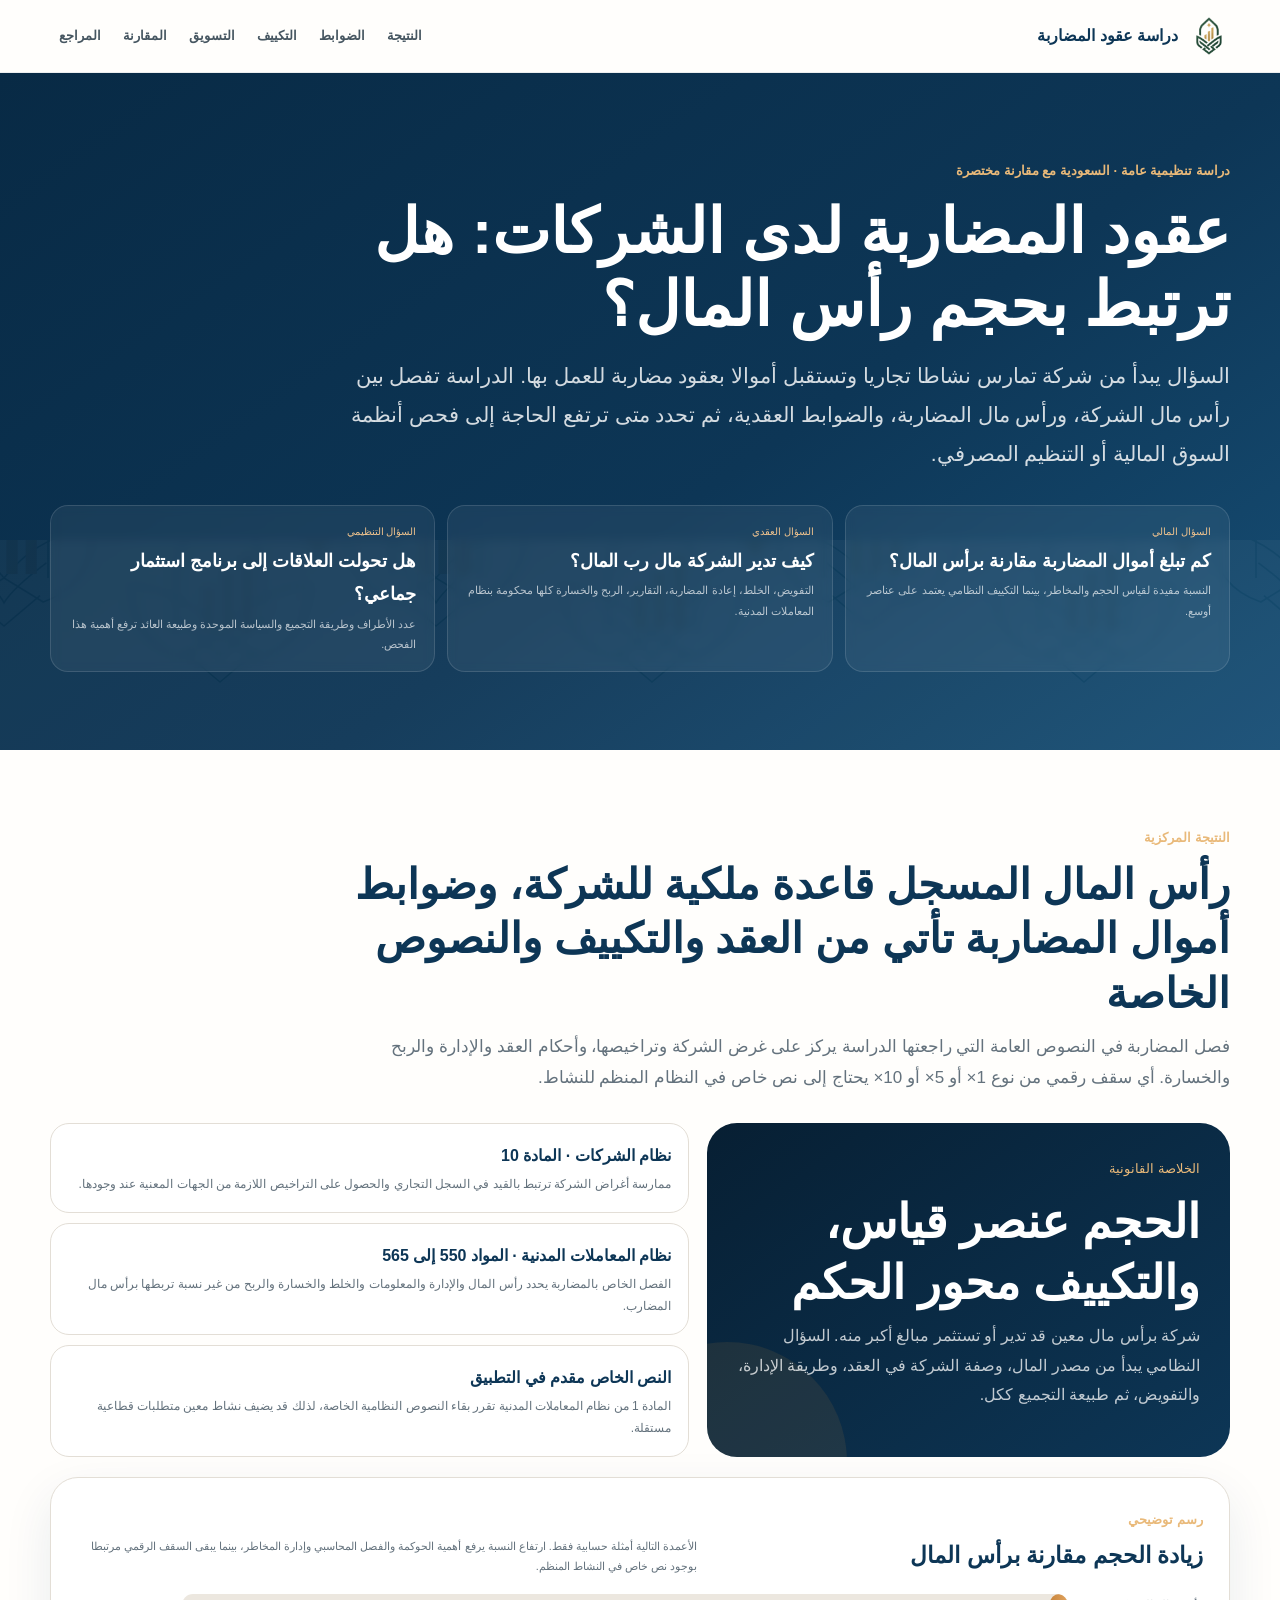
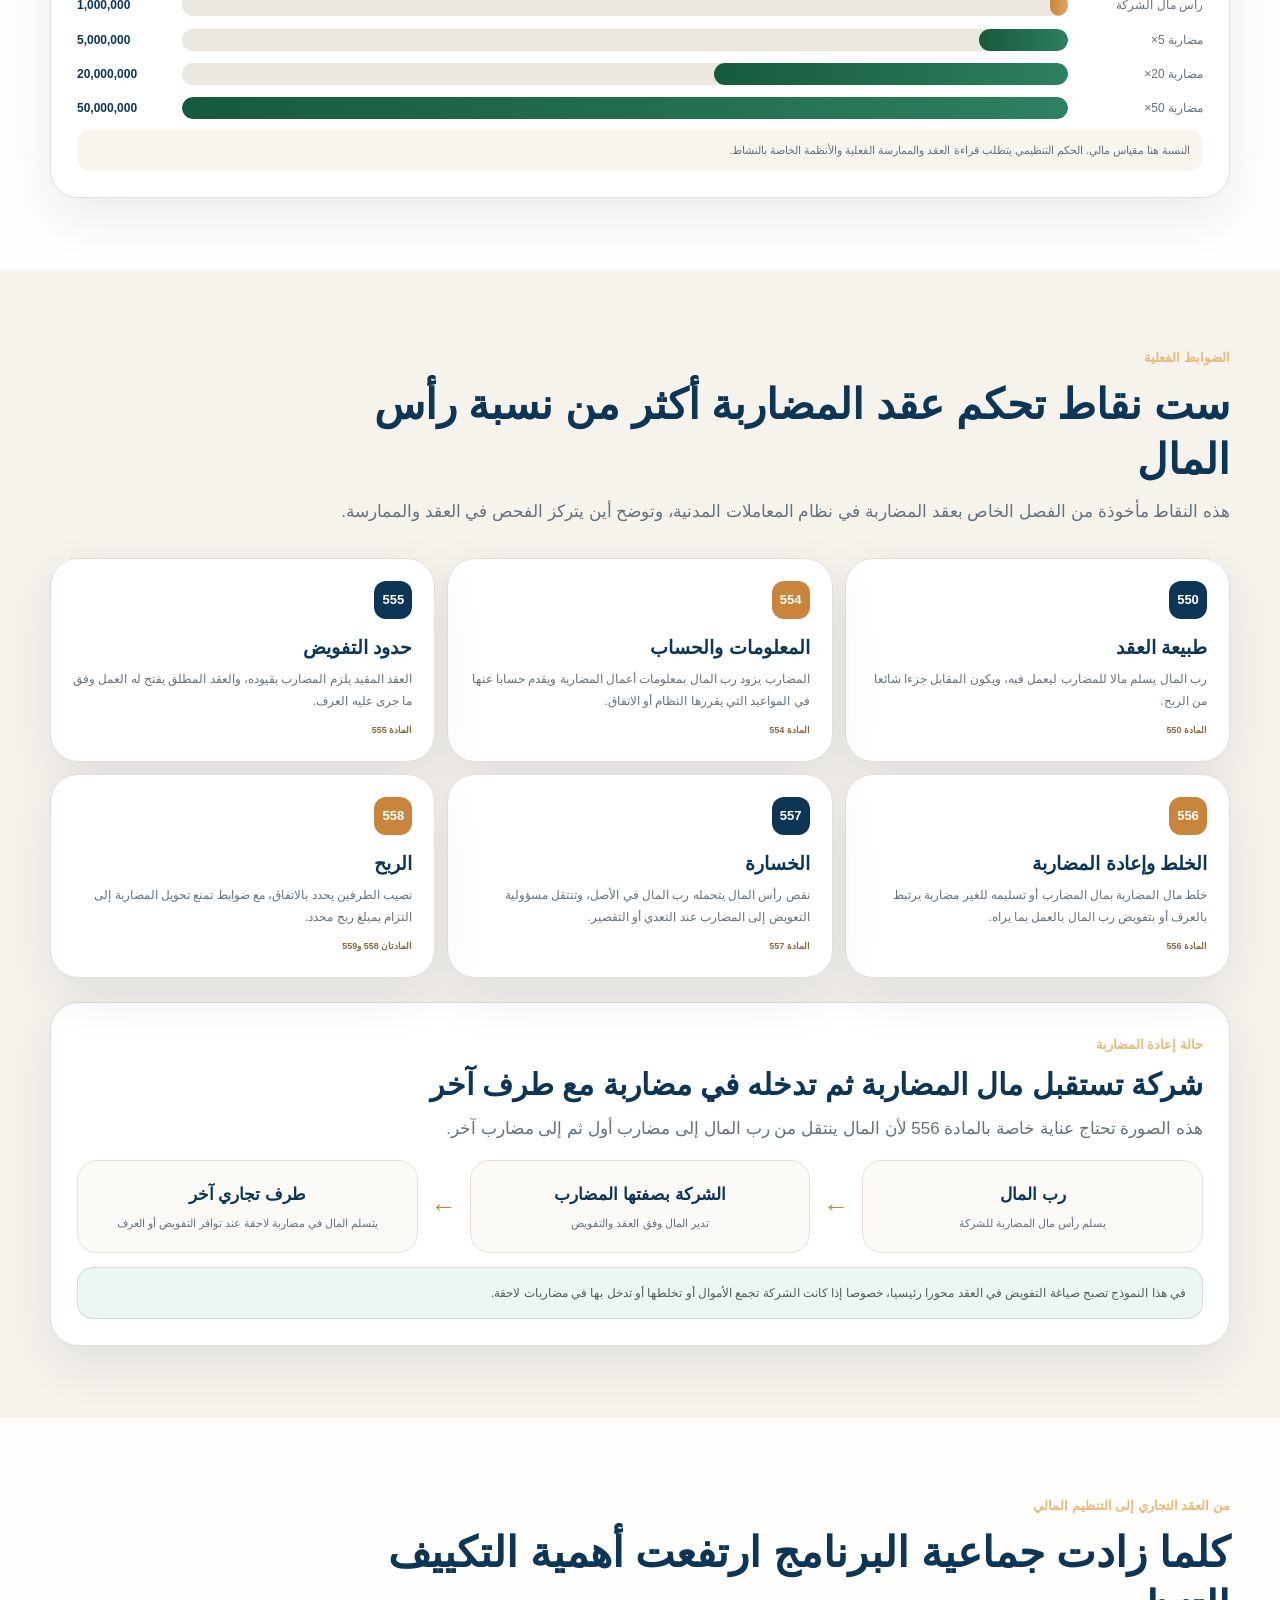
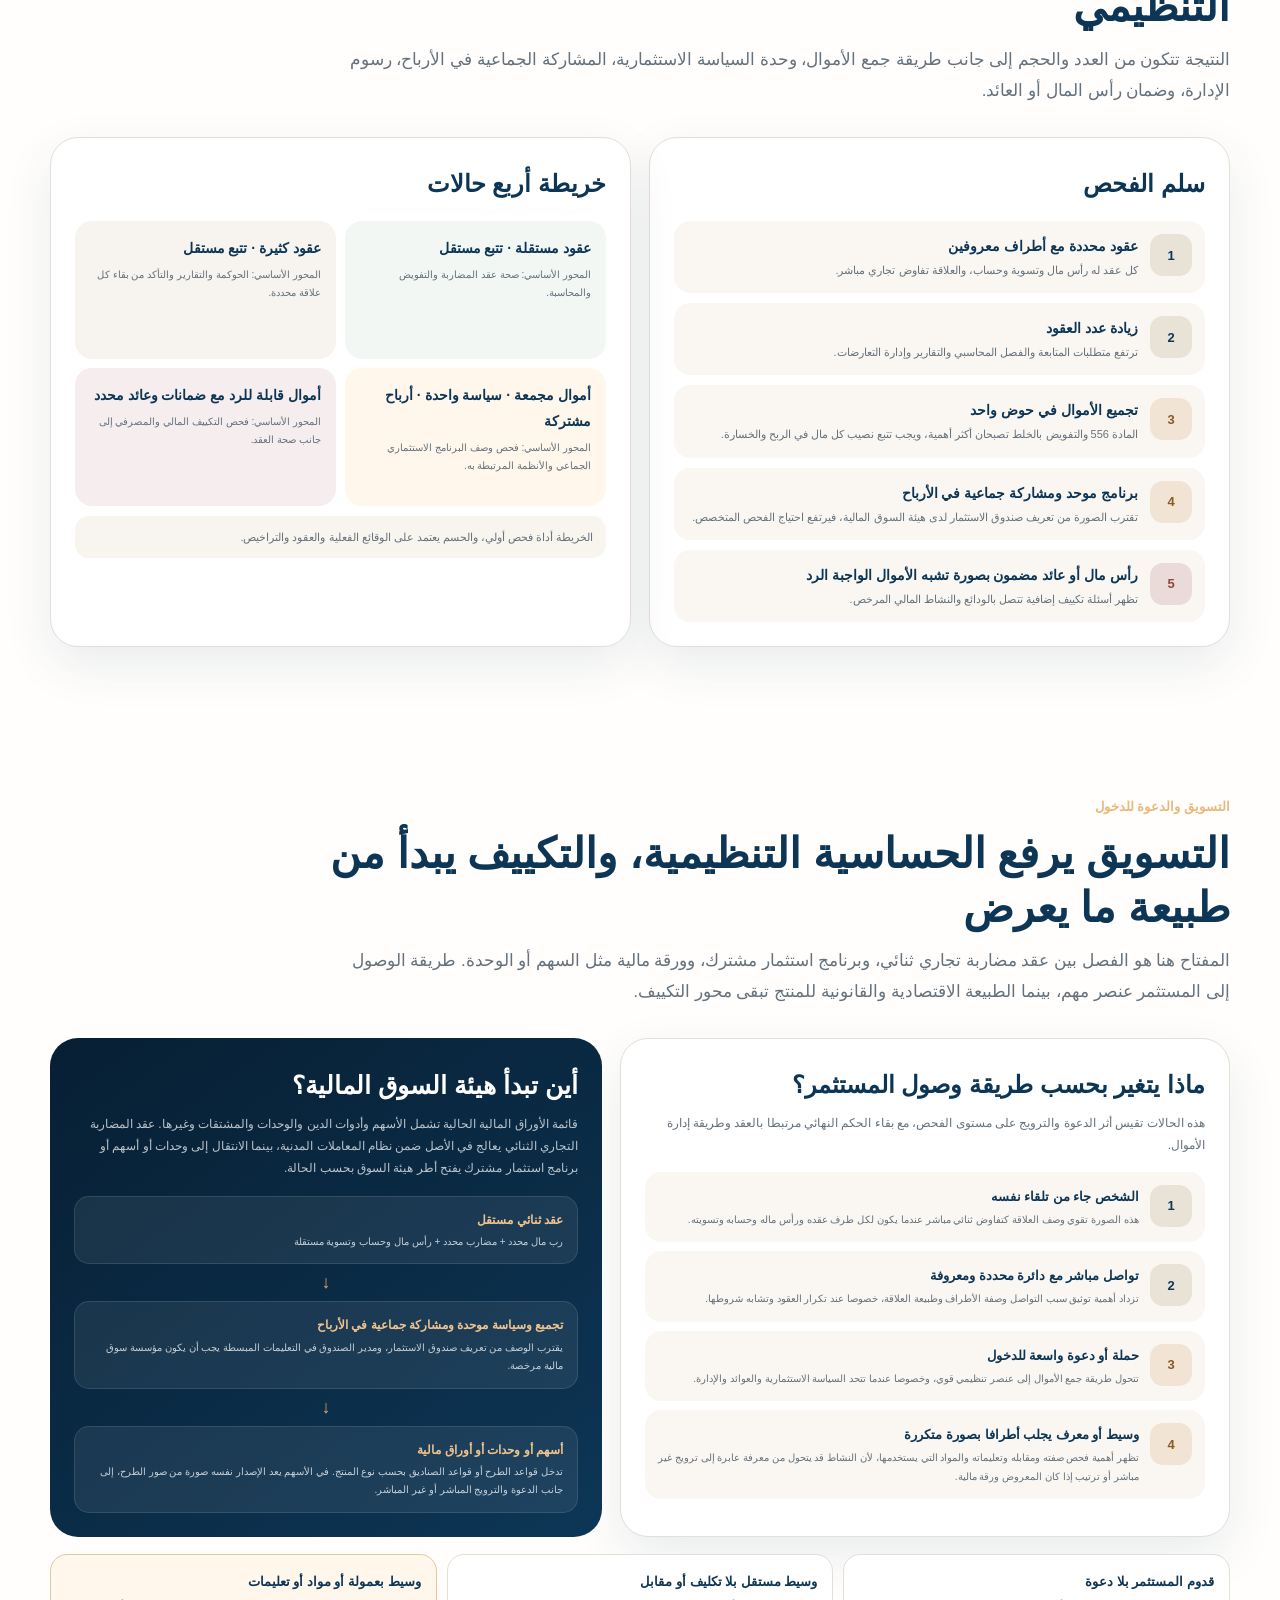
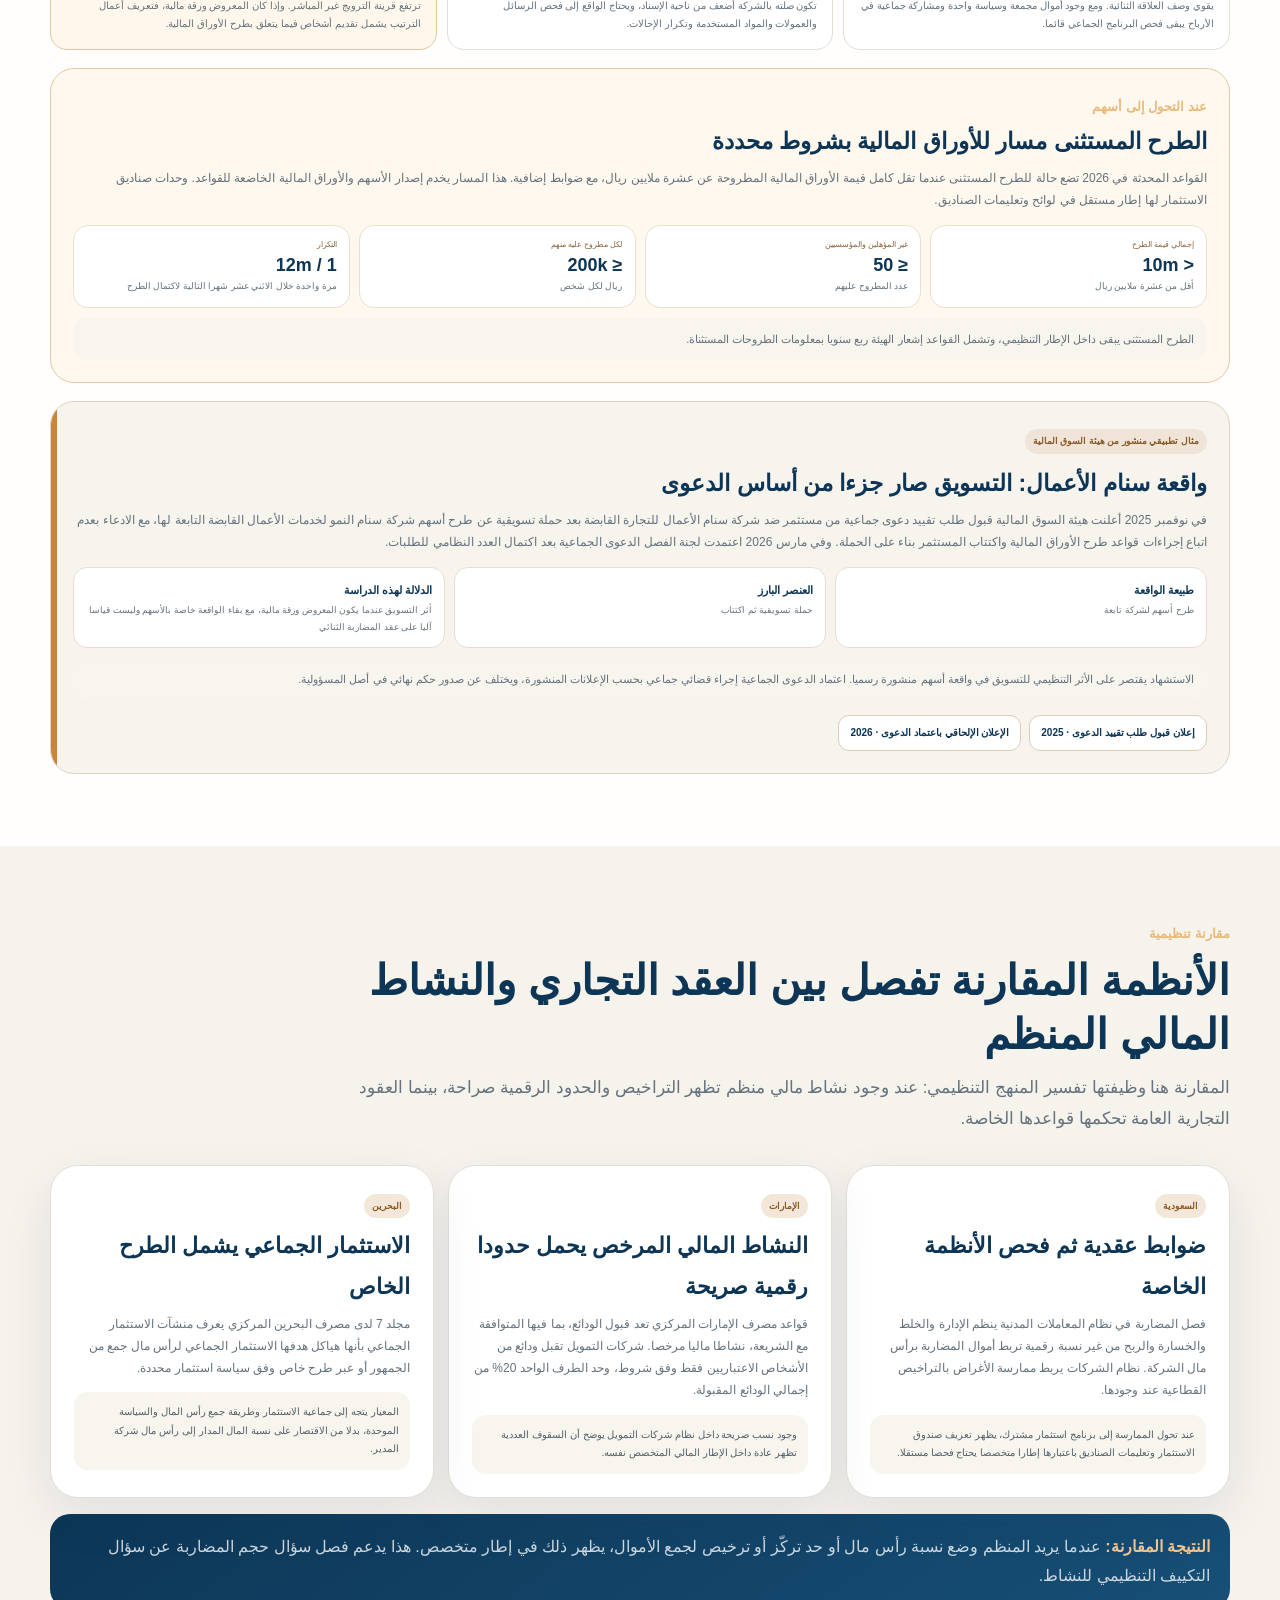
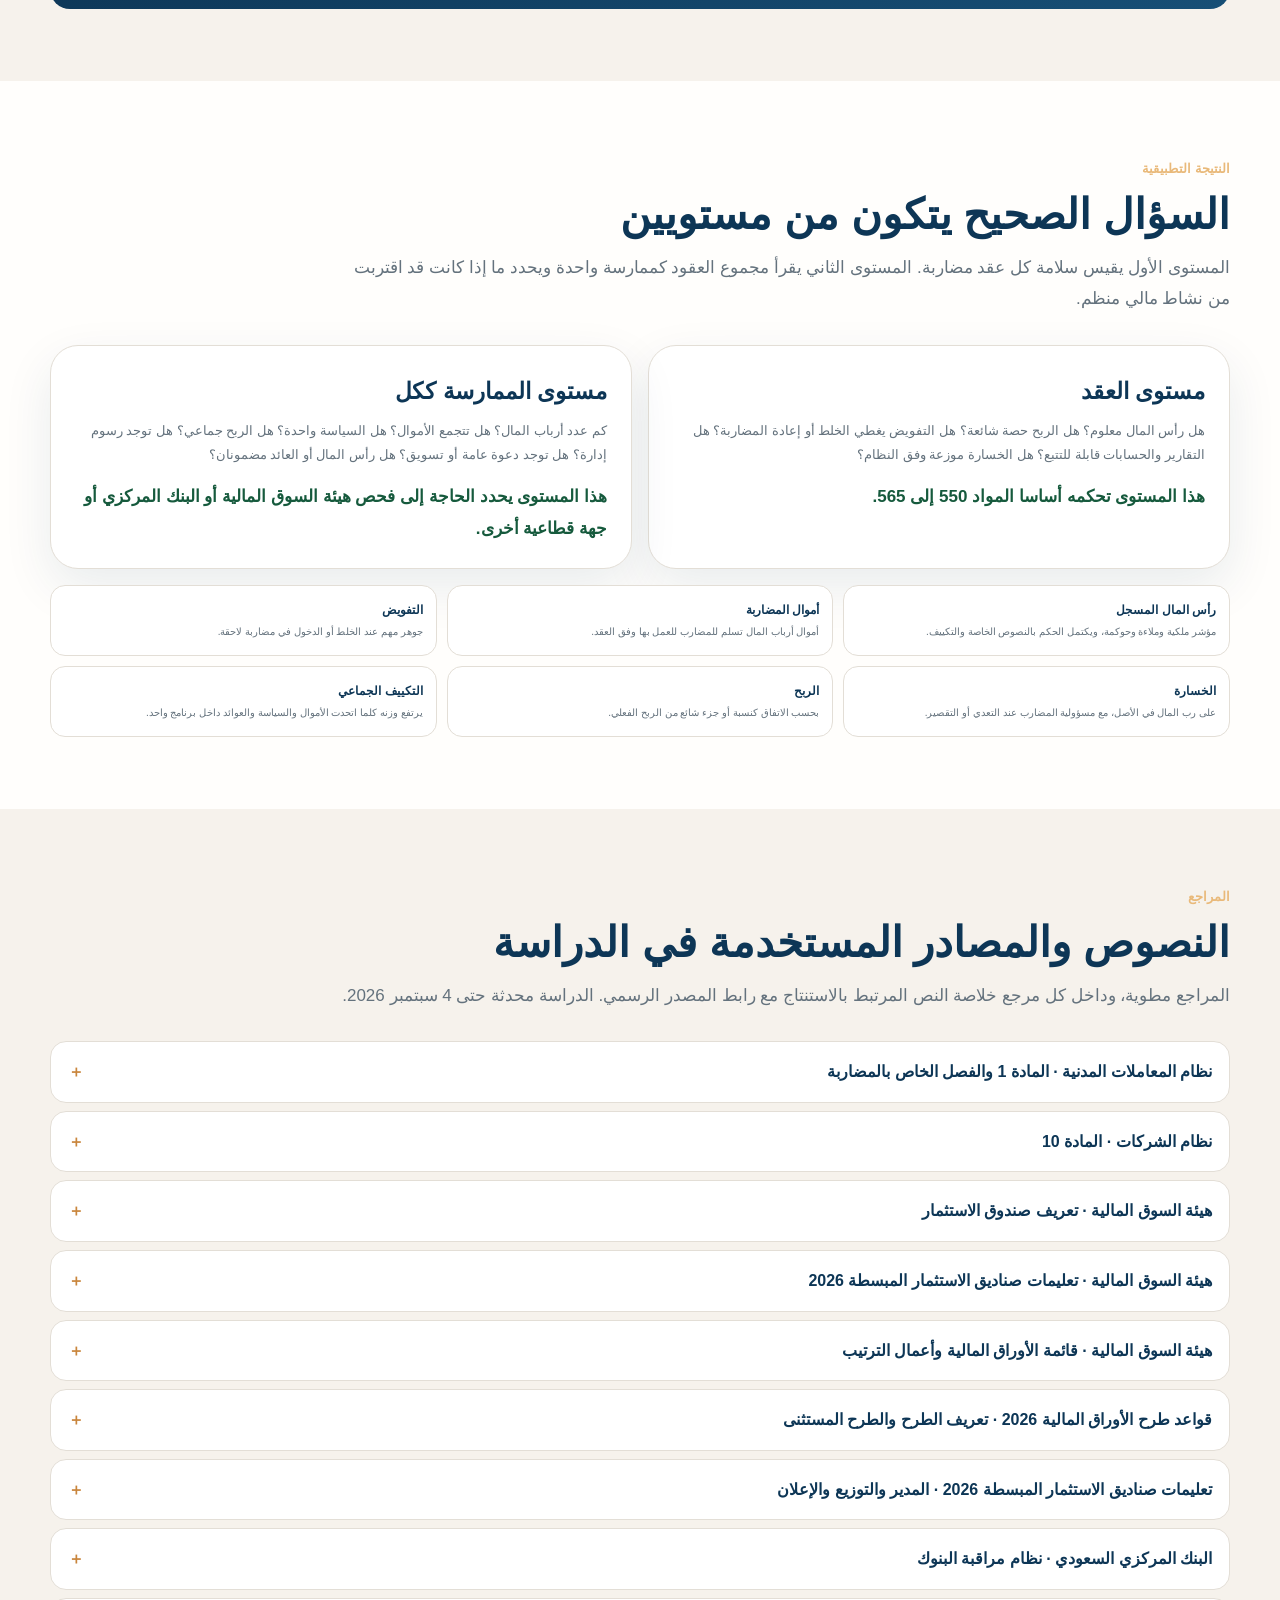
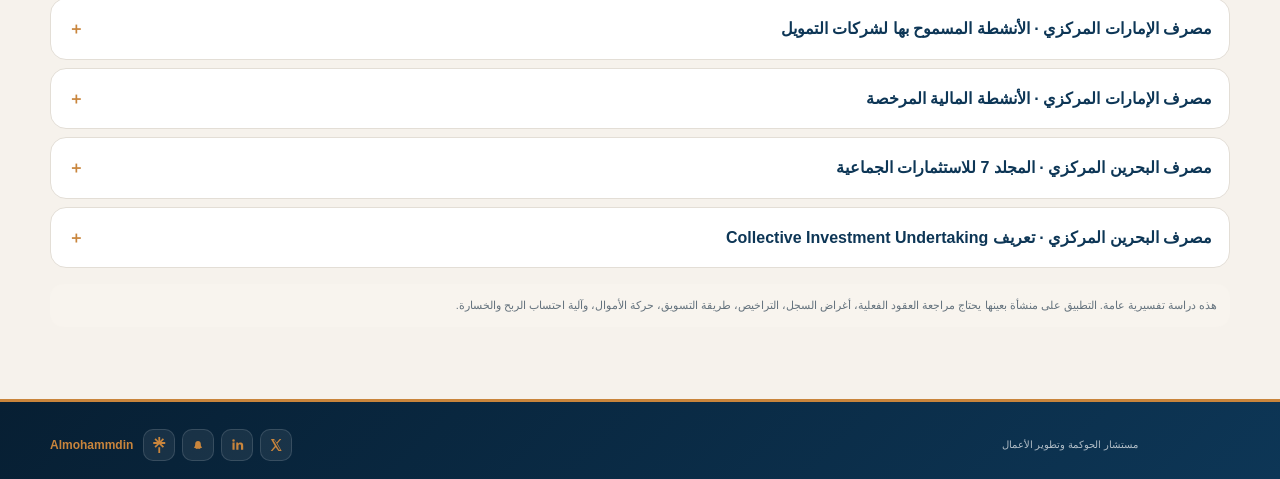
<file: mudaraba-controls/index.html>
<!doctype html>
<html lang="ar" dir="rtl">
<head>
<meta charset="utf-8">
<meta name="viewport" content="width=device-width,initial-scale=1,viewport-fit=cover">
<title>عقود المضاربة ورأس مال الشركة | دراسة تنظيمية</title>
<meta name="description" content="دراسة عامة في حدود عقود المضاربة لدى الشركات وعلاقتها برأس المال والتكييف التنظيمي في السعودية مع مقارنة مختصرة.">
<meta name="theme-color" content="#0D3656">
<link rel="icon" type="image/svg+xml" href="../assets/site-icon.svg">
<link rel="apple-touch-icon" href="../assets/site-icon.svg">
<style>
@font-face{font-family:Craft;src:url('https://almohammdin.github.io/emtidad/assets/fonts/TheYearofHandicrafts-Regular.woff2')}
@font-face{font-family:Craft;src:url('https://almohammdin.github.io/emtidad/assets/fonts/TheYearofHandicrafts-SemiBold.woff2');font-weight:600}
@font-face{font-family:Craft;src:url('https://almohammdin.github.io/emtidad/assets/fonts/TheYearofHandicrafts-Black.woff2');font-weight:900}
@font-face{font-family:Riyal;src:url('https://raw.githubusercontent.com/abdulrysrr/new-saudi-riyal-symbol/main/font-files/saudiriyalsymbol.woff2')}
:root{--n:#0D3656;--n2:#174F76;--n3:#071F33;--g:#C9853C;--g2:#E2A45E;--green:#165A3D;--ink:#18232D;--muted:#64727D;--line:#E3DED6;--soft:#F6F2EC;--paper:#FFFEFC;--red:#8B493F;--blue:#2D6E98;--shadow:0 18px 50px rgba(13,54,86,.09)}
*{box-sizing:border-box;font-family:Craft,Tahoma,Arial,sans-serif}
html{scroll-behavior:smooth;scroll-padding-top:82px}
body{margin:0;background:#F7F5F1;color:var(--ink);line-height:1.85}
a{color:inherit}.c{width:min(1180px,calc(100% - 34px));margin:auto}
.nav{position:sticky;top:0;z-index:50;background:rgba(255,254,252,.96);backdrop-filter:blur(16px);border-bottom:1px solid rgba(13,54,86,.08)}
.navin{min-height:72px;display:flex;align-items:center;justify-content:space-between;gap:18px}
.brand{display:flex;align-items:center;gap:10px;text-decoration:none;color:var(--n);font-weight:900}
.brand img{width:42px;height:42px}.links{display:flex;gap:4px;align-items:center}
.links a{text-decoration:none;padding:8px 9px;border-radius:11px;color:#465661;font-size:13px;font-weight:600}
.links a:hover{background:var(--soft);color:var(--n)}.back{border:1px solid #DED6CC!important}
.hero{position:relative;overflow:hidden;background:linear-gradient(145deg,#082A45,var(--n) 58%,#174F76);color:#fff;padding:82px 0 78px}
.hero:after{content:"";position:absolute;inset:auto 0 0;height:210px;background:url('../assets/brand-pattern.svg') center bottom/cover no-repeat;opacity:.035;pointer-events:none}
.hero .c{position:relative;z-index:2}.ey{color:#E9B979;font-weight:700;font-size:13px}
.hero h1{font-size:clamp(38px,5vw,62px);line-height:1.18;margin:10px 0 16px;max-width:930px}
.hero p{font-size:clamp(17px,2vw,21px);color:rgba(255,255,255,.82);max-width:900px;margin:0}
.heroCards{display:grid;grid-template-columns:repeat(3,1fr);gap:12px;margin-top:32px}
.heroCard{padding:17px 18px;border:1px solid rgba(255,255,255,.13);background:rgba(255,255,255,.06);border-radius:18px;backdrop-filter:blur(5px)}
.heroCard small,.heroCard b,.heroCard span{display:block}.heroCard small{color:#F0C38E;font-size:10px}.heroCard b{font-size:18px;margin-top:3px}.heroCard span{font-size:11px;color:rgba(255,255,255,.68);margin-top:2px}
.sec{position:relative;padding:72px 0}.white{background:var(--paper)}.soft{background:var(--soft)}
.head{max-width:900px;margin-bottom:30px}.head h2{font-size:clamp(28px,3.4vw,42px);line-height:1.3;color:var(--n);margin:6px 0 9px}.head p{margin:0;color:var(--muted);font-size:17px}
.panel,.card{background:#fff;border:1px solid var(--line);border-radius:28px;box-shadow:var(--shadow)}.panel{padding:26px}.card{padding:22px}
.resultGrid{display:grid;grid-template-columns:.9fr 1.1fr;gap:18px}
.resultMain{background:linear-gradient(145deg,var(--n3),var(--n));color:#fff;border-radius:30px;padding:30px;position:relative;overflow:hidden}
.resultMain:after{content:"";position:absolute;width:240px;height:240px;border-radius:50%;background:rgba(201,133,60,.11);left:-100px;bottom:-125px}
.resultMain small,.resultMain b,.resultMain p{position:relative;z-index:1}.resultMain small{color:#E9B979}.resultMain b{display:block;font-size:clamp(31px,4vw,47px);line-height:1.3;margin:8px 0}.resultMain p{margin:0;color:rgba(255,255,255,.75)}
.resultSide{display:grid;gap:10px}.fact{padding:17px;border:1px solid var(--line);background:#fff;border-radius:19px}.fact b,.fact span{display:block}.fact b{color:var(--n);font-size:16px}.fact span{color:var(--muted);font-size:12px;margin-top:2px}
.ratioBox{margin-top:20px}.ratioTop{display:flex;justify-content:space-between;align-items:end;gap:14px}.ratioTop h3{margin:0;color:var(--n);font-size:23px}.ratioTop p{margin:0;color:var(--muted);font-size:11px;max-width:620px}
.barChart{display:grid;gap:12px;margin-top:18px}.barRow{display:grid;grid-template-columns:125px 1fr 95px;gap:10px;align-items:center}.barRow>span{font-size:12px;color:var(--muted)}.barTrack{height:22px;background:#ECE7DF;border-radius:999px;overflow:hidden;position:relative}.barFill{height:100%;border-radius:999px;background:linear-gradient(90deg,var(--green),#2D8060)}.barRow:first-child .barFill{background:linear-gradient(90deg,var(--g),#E0A35F)}.barRow b{font:800 12px Arial!important;color:var(--n);direction:ltr;text-align:left}
.caption{margin-top:10px;background:#F8F4EE;border-radius:14px;padding:11px 13px;color:var(--muted);font-size:11px}
.rules{display:grid;grid-template-columns:repeat(3,1fr);gap:12px}.rule{position:relative;overflow:hidden}.rule .num{width:38px;height:38px;border-radius:12px;background:var(--n);color:#fff;display:grid;place-items:center;font:800 13px Arial!important}.rule:nth-child(2n) .num{background:var(--g)}.rule h3{margin:11px 0 3px;color:var(--n);font-size:19px}.rule p{margin:0;color:var(--muted);font-size:12px}.rule small{display:block;color:#8A6640;font-size:9px;margin-top:10px;font-weight:700}
.subFlow{margin-top:24px;padding:26px}.flow{display:grid;grid-template-columns:1fr 52px 1fr 52px 1fr;align-items:stretch}.node{padding:18px;border-radius:20px;background:#FBFAF7;border:1px solid #E7E0D7;text-align:center;display:flex;flex-direction:column;justify-content:center}.node b{color:var(--n);font-size:17px}.node span{color:var(--muted);font-size:11px;margin-top:3px}.arrow{display:grid;place-items:center;color:var(--g);font:900 26px Arial!important}.subNote{margin-top:14px;padding:14px 16px;border-radius:16px;background:#EEF6F1;border:1px solid rgba(22,90,61,.16);color:#4D6157;font-size:12px}
.sensitivity{display:grid;grid-template-columns:1fr 1fr;gap:18px}.ladder{padding:24px}.ladder h3{margin:0;color:var(--n);font-size:24px}.steps{display:grid;gap:10px;margin-top:15px}.sstep{display:grid;grid-template-columns:42px 1fr;gap:12px;align-items:start;padding:13px;border-radius:16px;background:#FAF7F2}.sstep i{width:42px;height:42px;border-radius:13px;background:#E9E2D7;color:var(--n);display:grid;place-items:center;font:800 13px Arial!important;font-style:normal}.sstep:nth-child(3) i,.sstep:nth-child(4) i{background:#F2E4D4;color:#8A5A27}.sstep:nth-child(5) i{background:#EADBD8;color:var(--red)}.sstep b,.sstep span{display:block}.sstep b{color:var(--n);font-size:14px}.sstep span{color:var(--muted);font-size:11px}
.matrix{padding:24px}.matrix h3{margin:0;color:var(--n);font-size:24px}.matrixGrid{display:grid;grid-template-columns:1fr 1fr;gap:9px;margin-top:15px}.quad{border-radius:17px;padding:15px;min-height:138px}.quad b,.quad span{display:block}.quad b{color:var(--n);font-size:14px}.quad span{color:var(--muted);font-size:10px;margin-top:4px}.q1{background:#F2F7F4}.q2{background:#F7F4EF}.q3{background:#FFF7EC}.q4{background:#F6EEEE}

.marketingGrid{display:grid;grid-template-columns:1.05fr .95fr;gap:18px}.marketCard{padding:24px}.marketCard h3{margin:0;color:var(--n);font-size:24px}.marketCard p{margin:5px 0 0;color:var(--muted);font-size:12px}.marketRows{display:grid;gap:9px;margin-top:15px}.marketRow{display:grid;grid-template-columns:42px 1fr;gap:11px;padding:13px;border-radius:16px;background:#FAF7F2}.marketRow i{width:42px;height:42px;border-radius:13px;display:grid;place-items:center;background:#E9E2D7;color:var(--n);font:800 13px Arial!important;font-style:normal}.marketRow:nth-child(3) i,.marketRow:nth-child(4) i{background:#F2E4D4;color:#8A5A27}.marketRow b,.marketRow span{display:block}.marketRow b{color:var(--n);font-size:13px}.marketRow span{color:var(--muted);font-size:10px;margin-top:2px}.routeCard{padding:24px;background:linear-gradient(145deg,var(--n3),var(--n));color:#fff;border-radius:28px}.routeCard h3{margin:0;color:#fff;font-size:25px}.routeCard p{margin:5px 0 0;color:rgba(255,255,255,.72);font-size:12px}.routeFlow{display:grid;gap:8px;margin-top:16px}.routeNode{padding:12px 14px;border-radius:15px;background:rgba(255,255,255,.07);border:1px solid rgba(255,255,255,.11)}.routeNode b,.routeNode span{display:block}.routeNode b{color:#F0C38E;font-size:12px}.routeNode span{color:rgba(255,255,255,.75);font-size:10px;margin-top:2px}.routeArrow{text-align:center;color:#E2A45E;font:900 18px Arial!important}.exemptBox{margin-top:18px;padding:22px;border-radius:24px;background:#FFF8EF;border:1px solid #E6C8A5}.exemptBox h3{margin:0;color:var(--n);font-size:23px}.exemptBox p{margin:4px 0 0;color:var(--muted);font-size:12px}.exemptStats{display:grid;grid-template-columns:repeat(4,1fr);gap:9px;margin-top:14px}.exemptStat{background:#fff;border:1px solid #EADFD0;border-radius:15px;padding:12px}.exemptStat small,.exemptStat b,.exemptStat span{display:block}.exemptStat small{font-size:8px;color:#8A6640}.exemptStat b{font:800 18px Arial!important;color:var(--n);margin-top:2px}.exemptStat span{font-size:9px;color:var(--muted);margin-top:2px}.brokerGrid{display:grid;grid-template-columns:repeat(3,1fr);gap:10px;margin-top:17px}.brokerCase{padding:15px;border-radius:17px;border:1px solid var(--line);background:#fff}.brokerCase b,.brokerCase span{display:block}.brokerCase b{color:var(--n);font-size:13px}.brokerCase span{color:var(--muted);font-size:10px;margin-top:3px}.brokerCase.hot{background:#FFF7EC;border-color:#E8C69E}.snam{margin-top:18px;padding:22px;border-radius:24px;background:#F7F3ED;border:1px solid #DDD3C7;position:relative;overflow:hidden}.snam:before{content:"";position:absolute;inset:0 auto 0 0;width:6px;background:var(--g)}.snam .tag{display:inline-flex;padding:4px 8px;border-radius:999px;background:#EFE4D7;color:#8A5A27;font-size:9px;font-weight:800}.snam h3{margin:8px 0 5px;color:var(--n);font-size:23px}.snam p{margin:0;color:var(--muted);font-size:12px}.snamGrid{display:grid;grid-template-columns:repeat(3,1fr);gap:9px;margin-top:13px}.snamGrid div{padding:12px;border-radius:14px;background:#fff;border:1px solid #E7DED3}.snamGrid b,.snamGrid span{display:block}.snamGrid b{color:var(--n);font-size:11px}.snamGrid span{color:var(--muted);font-size:9px;margin-top:2px}@media(max-width:930px){.marketingGrid{grid-template-columns:1fr}.exemptStats,.brokerGrid,.snamGrid{grid-template-columns:1fr 1fr}}@media(max-width:620px){.exemptStats,.brokerGrid,.snamGrid{grid-template-columns:1fr}}
.snamLinks{display:flex;gap:8px;flex-wrap:wrap;margin-top:14px}.snamLinks a{display:inline-flex;align-items:center;padding:8px 11px;border-radius:11px;background:#fff;border:1px solid #DCCDBA;color:var(--n);font-size:10px;font-weight:800;text-decoration:none}.snamLinks a:hover{border-color:var(--g);background:#FFFBF6}.compare{display:grid;grid-template-columns:repeat(3,1fr);gap:14px}.country{padding:23px}.country .tag{display:inline-flex;padding:4px 8px;border-radius:999px;background:#F2E7D8;color:#8A5A27;font-size:9px;font-weight:800}.country h3{margin:8px 0 5px;color:var(--n);font-size:22px}.country p{margin:0;color:var(--muted);font-size:12px}.country .take{margin-top:13px;padding:11px;border-radius:14px;background:#F8F4EE;font-size:10px;color:#52616B}
.takeaway{margin-top:16px;padding:18px 20px;border-radius:20px;background:linear-gradient(145deg,var(--n),var(--n2));color:#fff}.takeaway b{color:#F0C38E}.takeaway span{color:rgba(255,255,255,.78)}
.finalGrid{display:grid;grid-template-columns:1fr 1fr;gap:16px}.finalCard{padding:24px}.finalCard h3{margin:0 0 7px;color:var(--n);font-size:23px}.finalCard p{margin:0;color:var(--muted);font-size:13px}.finalCard strong{display:block;margin-top:14px;color:var(--green);font-size:17px}
.checks{display:grid;grid-template-columns:repeat(3,1fr);gap:10px;margin-top:16px}.check{padding:13px;border:1px solid var(--line);background:#fff;border-radius:15px}.check b,.check span{display:block}.check b{color:var(--n);font-size:12px}.check span{color:var(--muted);font-size:10px;margin-top:2px}
.srcs{display:grid;gap:8px}.src{background:#fff;border:1px solid var(--line);border-radius:16px;overflow:hidden}.src summary{cursor:pointer;list-style:none;padding:15px 17px;color:var(--n);font-weight:800}.src summary:after{content:'＋';float:left;color:var(--g);font-family:Arial}.src[open] summary:after{content:'×'}.srcBody{padding:0 17px 15px;color:var(--muted);font-size:12px}.quote{background:#F8F4EE;border-radius:13px;padding:12px;margin-top:8px;color:#3F4D56}.src a{display:inline-flex;margin-top:8px;color:var(--n);font-weight:800;text-decoration:none}
.footer{background:linear-gradient(135deg,var(--n3),var(--n));color:#fff;border-top:3px solid var(--g)}.footin{padding:24px 0 15px;display:flex;justify-content:space-between;align-items:center}.naif{width:82px;height:38px;background:var(--g);-webkit-mask:url('https://almohammdin.github.io/emtidad/assets/images/naif-logo.png') center/contain no-repeat;mask:url('https://almohammdin.github.io/emtidad/assets/images/naif-logo.png') center/contain no-repeat}.footBrand{display:flex;align-items:center;gap:10px}.footBrand p{font-size:10px;color:rgba(255,255,255,.68)}.handle{color:var(--g);font:700 12px Arial;text-decoration:none}.socials{display:flex;align-items:center;gap:7px}.socials a{width:32px;height:32px;border-radius:10px;display:grid;place-items:center;background:rgba(255,255,255,.07);border:1px solid rgba(255,255,255,.13);color:var(--g)}.socials svg{width:16px;height:16px;fill:currentColor}.footerRight{display:flex;align-items:center;gap:10px}
@media(max-width:930px){.links a:not(.back){display:none}.heroCards,.rules,.compare,.checks{grid-template-columns:1fr 1fr}.resultGrid,.sensitivity,.finalGrid{grid-template-columns:1fr}.flow{grid-template-columns:1fr}.arrow{height:42px;transform:rotate(-90deg)}}
@media(max-width:620px){.sec{padding:54px 0}.hero{padding:58px 0}.heroCards,.rules,.compare,.checks,.matrixGrid{grid-template-columns:1fr}.barRow{grid-template-columns:90px 1fr 72px}.footin{flex-direction:column;gap:14px}.footerRight{flex-direction:row;flex-wrap:wrap;justify-content:center}}
</style>
</head>
<body>
<nav class="nav"><div class="c navin"><a class="brand" href="#top"><img src="../assets/site-icon.svg" alt=""><span>دراسة عقود المضاربة</span></a><div class="links"><a href="#result">النتيجة</a><a href="#rules">الضوابط</a><a href="#regulatory">التكييف</a><a href="#marketing">التسويق</a><a href="#compare">المقارنة</a><a href="#sources">المراجع</a></div></div></nav>
<main id="top">
<header class="hero"><div class="c"><span class="ey">دراسة تنظيمية عامة · السعودية مع مقارنة مختصرة</span><h1>عقود المضاربة لدى الشركات: هل ترتبط بحجم رأس المال؟</h1><p>السؤال يبدأ من شركة تمارس نشاطا تجاريا وتستقبل أموالا بعقود مضاربة للعمل بها. الدراسة تفصل بين رأس مال الشركة، ورأس مال المضاربة، والضوابط العقدية، ثم تحدد متى ترتفع الحاجة إلى فحص أنظمة السوق المالية أو التنظيم المصرفي.</p><div class="heroCards"><div class="heroCard"><small>السؤال المالي</small><b>كم تبلغ أموال المضاربة مقارنة برأس المال؟</b><span>النسبة مفيدة لقياس الحجم والمخاطر، بينما التكييف النظامي يعتمد على عناصر أوسع.</span></div><div class="heroCard"><small>السؤال العقدي</small><b>كيف تدير الشركة مال رب المال؟</b><span>التفويض، الخلط، إعادة المضاربة، التقارير، الربح والخسارة كلها محكومة بنظام المعاملات المدنية.</span></div><div class="heroCard"><small>السؤال التنظيمي</small><b>هل تحولت العلاقات إلى برنامج استثمار جماعي؟</b><span>عدد الأطراف وطريقة التجميع والسياسة الموحدة وطبيعة العائد ترفع أهمية هذا الفحص.</span></div></div></div></header>
<section class="sec white" id="result"><div class="c"><div class="head"><span class="ey">النتيجة المركزية</span><h2>رأس المال المسجل قاعدة ملكية للشركة، وضوابط أموال المضاربة تأتي من العقد والتكييف والنصوص الخاصة</h2><p>فصل المضاربة في النصوص العامة التي راجعتها الدراسة يركز على غرض الشركة وتراخيصها، وأحكام العقد والإدارة والربح والخسارة. أي سقف رقمي من نوع 1× أو 5× أو 10× يحتاج إلى نص خاص في النظام المنظم للنشاط.</p></div><div class="resultGrid"><div class="resultMain"><small>الخلاصة القانونية</small><b>الحجم عنصر قياس، والتكييف محور الحكم</b><p>شركة برأس مال معين قد تدير أو تستثمر مبالغ أكبر منه. السؤال النظامي يبدأ من مصدر المال، وصفة الشركة في العقد، وطريقة الإدارة، والتفويض، ثم طبيعة التجميع ككل.</p></div><div class="resultSide"><div class="fact"><b>نظام الشركات · المادة 10</b><span>ممارسة أغراض الشركة ترتبط بالقيد في السجل التجاري والحصول على التراخيص اللازمة من الجهات المعنية عند وجودها.</span></div><div class="fact"><b>نظام المعاملات المدنية · المواد 550 إلى 565</b><span>الفصل الخاص بالمضاربة يحدد رأس المال والإدارة والمعلومات والخلط والخسارة والربح من غير نسبة تربطها برأس مال المضارب.</span></div><div class="fact"><b>النص الخاص مقدم في التطبيق</b><span>المادة 1 من نظام المعاملات المدنية تقرر بقاء النصوص النظامية الخاصة، لذلك قد يضيف نشاط معين متطلبات قطاعية مستقلة.</span></div></div></div><div class="panel ratioBox"><div class="ratioTop"><div><span class="ey">رسم توضيحي</span><h3>زيادة الحجم مقارنة برأس المال</h3></div><p>الأعمدة التالية أمثلة حسابية فقط. ارتفاع النسبة يرفع أهمية الحوكمة والفصل المحاسبي وإدارة المخاطر، بينما يبقى السقف الرقمي مرتبطا بوجود نص خاص في النشاط المنظم.</p></div><div class="barChart"><div class="barRow"><span>رأس مال الشركة</span><div class="barTrack"><div class="barFill" style="width:2%"></div></div><b>1,000,000</b></div><div class="barRow"><span>مضاربة 5×</span><div class="barTrack"><div class="barFill" style="width:10%"></div></div><b>5,000,000</b></div><div class="barRow"><span>مضاربة 20×</span><div class="barTrack"><div class="barFill" style="width:40%"></div></div><b>20,000,000</b></div><div class="barRow"><span>مضاربة 50×</span><div class="barTrack"><div class="barFill" style="width:100%"></div></div><b>50,000,000</b></div></div><div class="caption">النسبة هنا مقياس مالي. الحكم التنظيمي يتطلب قراءة العقد والممارسة الفعلية والأنظمة الخاصة بالنشاط.</div></div></div></section>
<section class="sec soft" id="rules"><div class="c"><div class="head"><span class="ey">الضوابط الفعلية</span><h2>ست نقاط تحكم عقد المضاربة أكثر من نسبة رأس المال</h2><p>هذه النقاط مأخوذة من الفصل الخاص بعقد المضاربة في نظام المعاملات المدنية، وتوضح أين يتركز الفحص في العقد والممارسة.</p></div><div class="rules"><article class="card rule"><span class="num">550</span><h3>طبيعة العقد</h3><p>رب المال يسلم مالا للمضارب ليعمل فيه، ويكون المقابل جزءا شائعا من الربح.</p><small>المادة 550</small></article><article class="card rule"><span class="num">554</span><h3>المعلومات والحساب</h3><p>المضارب يزود رب المال بمعلومات أعمال المضاربة ويقدم حسابا عنها في المواعيد التي يقررها النظام أو الاتفاق.</p><small>المادة 554</small></article><article class="card rule"><span class="num">555</span><h3>حدود التفويض</h3><p>العقد المقيد يلزم المضارب بقيوده، والعقد المطلق يفتح له العمل وفق ما جرى عليه العرف.</p><small>المادة 555</small></article><article class="card rule"><span class="num">556</span><h3>الخلط وإعادة المضاربة</h3><p>خلط مال المضاربة بمال المضارب أو تسليمه للغير مضاربة يرتبط بالعرف أو بتفويض رب المال بالعمل بما يراه.</p><small>المادة 556</small></article><article class="card rule"><span class="num">557</span><h3>الخسارة</h3><p>نقص رأس المال يتحمله رب المال في الأصل، وتنتقل مسؤولية التعويض إلى المضارب عند التعدي أو التقصير.</p><small>المادة 557</small></article><article class="card rule"><span class="num">558</span><h3>الربح</h3><p>نصيب الطرفين يحدد بالاتفاق، مع ضوابط تمنع تحويل المضاربة إلى التزام بمبلغ ربح محدد.</p><small>المادتان 558 و559</small></article></div><div class="panel subFlow"><div class="head" style="margin-bottom:16px"><span class="ey">حالة إعادة المضاربة</span><h2 style="font-size:30px">شركة تستقبل مال المضاربة ثم تدخله في مضاربة مع طرف آخر</h2><p>هذه الصورة تحتاج عناية خاصة بالمادة 556 لأن المال ينتقل من رب المال إلى مضارب أول ثم إلى مضارب آخر.</p></div><div class="flow"><div class="node"><b>رب المال</b><span>يسلم رأس مال المضاربة للشركة</span></div><div class="arrow">←</div><div class="node"><b>الشركة بصفتها المضارب</b><span>تدير المال وفق العقد والتفويض</span></div><div class="arrow">←</div><div class="node"><b>طرف تجاري آخر</b><span>يتسلم المال في مضاربة لاحقة عند توافر التفويض أو العرف</span></div></div><div class="subNote">في هذا النموذج تصبح صياغة التفويض في العقد محورا رئيسيا، خصوصا إذا كانت الشركة تجمع الأموال أو تخلطها أو تدخل بها في مضاربات لاحقة.</div></div></div></section>
<section class="sec white" id="regulatory"><div class="c"><div class="head"><span class="ey">من العقد التجاري إلى التنظيم المالي</span><h2>كلما زادت جماعية البرنامج ارتفعت أهمية التكييف التنظيمي</h2><p>النتيجة تتكون من العدد والحجم إلى جانب طريقة جمع الأموال، وحدة السياسة الاستثمارية، المشاركة الجماعية في الأرباح، رسوم الإدارة، وضمان رأس المال أو العائد.</p></div><div class="sensitivity"><div class="card ladder"><h3>سلم الفحص</h3><div class="steps"><div class="sstep"><i>1</i><div><b>عقود محددة مع أطراف معروفين</b><span>كل عقد له رأس مال وتسوية وحساب، والعلاقة تفاوض تجاري مباشر.</span></div></div><div class="sstep"><i>2</i><div><b>زيادة عدد العقود</b><span>ترتفع متطلبات المتابعة والفصل المحاسبي والتقارير وإدارة التعارضات.</span></div></div><div class="sstep"><i>3</i><div><b>تجميع الأموال في حوض واحد</b><span>المادة 556 والتفويض بالخلط تصبحان أكثر أهمية، ويجب تتبع نصيب كل مال في الربح والخسارة.</span></div></div><div class="sstep"><i>4</i><div><b>برنامج موحد ومشاركة جماعية في الأرباح</b><span>تقترب الصورة من تعريف صندوق الاستثمار لدى هيئة السوق المالية، فيرتفع احتياج الفحص المتخصص.</span></div></div><div class="sstep"><i>5</i><div><b>رأس مال أو عائد مضمون بصورة تشبه الأموال الواجبة الرد</b><span>تظهر أسئلة تكييف إضافية تتصل بالودائع والنشاط المالي المرخص.</span></div></div></div></div><div class="card matrix"><h3>خريطة أربع حالات</h3><div class="matrixGrid"><div class="quad q1"><b>عقود مستقلة · تتبع مستقل</b><span>المحور الأساسي: صحة عقد المضاربة والتفويض والمحاسبة.</span></div><div class="quad q2"><b>عقود كثيرة · تتبع مستقل</b><span>المحور الأساسي: الحوكمة والتقارير والتأكد من بقاء كل علاقة محددة.</span></div><div class="quad q3"><b>أموال مجمعة · سياسة واحدة · أرباح مشتركة</b><span>المحور الأساسي: فحص وصف البرنامج الاستثماري الجماعي والأنظمة المرتبطة به.</span></div><div class="quad q4"><b>أموال قابلة للرد مع ضمانات وعائد محدد</b><span>المحور الأساسي: فحص التكييف المالي والمصرفي إلى جانب صحة العقد.</span></div></div><div class="caption">الخريطة أداة فحص أولي، والحسم يعتمد على الوقائع الفعلية والعقود والتراخيص.</div></div></div></div></section>

<section class="sec white" id="marketing"><div class="c"><div class="head"><span class="ey">التسويق والدعوة للدخول</span><h2>التسويق يرفع الحساسية التنظيمية، والتكييف يبدأ من طبيعة ما يعرض</h2><p>المفتاح هنا هو الفصل بين عقد مضاربة تجاري ثنائي، وبرنامج استثمار مشترك، وورقة مالية مثل السهم أو الوحدة. طريقة الوصول إلى المستثمر عنصر مهم، بينما الطبيعة الاقتصادية والقانونية للمنتج تبقى محور التكييف.</p></div><div class="marketingGrid"><div class="card marketCard"><h3>ماذا يتغير بحسب طريقة وصول المستثمر؟</h3><p>هذه الحالات تقيس أثر الدعوة والترويج على مستوى الفحص، مع بقاء الحكم النهائي مرتبطا بالعقد وطريقة إدارة الأموال.</p><div class="marketRows"><div class="marketRow"><i>1</i><div><b>الشخص جاء من تلقاء نفسه</b><span>هذه الصورة تقوي وصف العلاقة كتفاوض ثنائي مباشر عندما يكون لكل طرف عقده ورأس ماله وحسابه وتسويته.</span></div></div><div class="marketRow"><i>2</i><div><b>تواصل مباشر مع دائرة محددة ومعروفة</b><span>تزداد أهمية توثيق سبب التواصل وصفة الأطراف وطبيعة العلاقة، خصوصا عند تكرار العقود وتشابه شروطها.</span></div></div><div class="marketRow"><i>3</i><div><b>حملة أو دعوة واسعة للدخول</b><span>تتحول طريقة جمع الأموال إلى عنصر تنظيمي قوي، وخصوصا عندما تتحد السياسة الاستثمارية والعوائد والإدارة.</span></div></div><div class="marketRow"><i>4</i><div><b>وسيط أو معرف يجلب أطرافا بصورة متكررة</b><span>تظهر أهمية فحص صفته ومقابله وتعليماته والمواد التي يستخدمها، لأن النشاط قد يتحول من معرفة عابرة إلى ترويج غير مباشر أو ترتيب إذا كان المعروض ورقة مالية.</span></div></div></div></div><div class="routeCard"><h3>أين تبدأ هيئة السوق المالية؟</h3><p>قائمة الأوراق المالية الحالية تشمل الأسهم وأدوات الدين والوحدات والمشتقات وغيرها. عقد المضاربة التجاري الثنائي يعالج في الأصل ضمن نظام المعاملات المدنية، بينما الانتقال إلى وحدات أو أسهم أو برنامج استثمار مشترك يفتح أطر هيئة السوق بحسب الحالة.</p><div class="routeFlow"><div class="routeNode"><b>عقد ثنائي مستقل</b><span>رب مال محدد + مضارب محدد + رأس مال وحساب وتسوية مستقلة</span></div><div class="routeArrow">↓</div><div class="routeNode"><b>تجميع وسياسة موحدة ومشاركة جماعية في الأرباح</b><span>يقترب الوصف من تعريف صندوق الاستثمار، ومدير الصندوق في التعليمات المبسطة يجب أن يكون مؤسسة سوق مالية مرخصة.</span></div><div class="routeArrow">↓</div><div class="routeNode"><b>أسهم أو وحدات أو أوراق مالية</b><span>تدخل قواعد الطرح أو قواعد الصناديق بحسب نوع المنتج. في الأسهم يعد الإصدار نفسه صورة من صور الطرح، إلى جانب الدعوة والترويج المباشر أو غير المباشر.</span></div></div></div></div><div class="brokerGrid"><div class="brokerCase"><b>قدوم المستثمر بلا دعوة</b><span>يقوي وصف العلاقة الثنائية. ومع وجود أموال مجمعة وسياسة واحدة ومشاركة جماعية في الأرباح يبقى فحص البرنامج الجماعي قائما.</span></div><div class="brokerCase"><b>وسيط مستقل بلا تكليف أو مقابل</b><span>تكون صلته بالشركة أضعف من ناحية الإسناد، ويحتاج الواقع إلى فحص الرسائل والعمولات والمواد المستخدمة وتكرار الإحالات.</span></div><div class="brokerCase hot"><b>وسيط بعمولة أو مواد أو تعليمات</b><span>ترتفع قرينة الترويج غير المباشر. وإذا كان المعروض ورقة مالية، فتعريف أعمال الترتيب يشمل تقديم أشخاص فيما يتعلق بطرح الأوراق المالية.</span></div></div><div class="exemptBox"><span class="ey">عند التحول إلى أسهم</span><h3>الطرح المستثنى مسار للأوراق المالية بشروط محددة</h3><p>القواعد المحدثة في 2026 تضع حالة للطرح المستثنى عندما تقل كامل قيمة الأوراق المالية المطروحة عن عشرة ملايين ريال، مع ضوابط إضافية. هذا المسار يخدم إصدار الأسهم والأوراق المالية الخاضعة للقواعد. وحدات صناديق الاستثمار لها إطار مستقل في لوائح وتعليمات الصناديق.</p><div class="exemptStats"><div class="exemptStat"><small>إجمالي قيمة الطرح</small><b>&lt; 10m</b><span>أقل من عشرة ملايين ريال</span></div><div class="exemptStat"><small>غير المؤهلين والمؤسسيين</small><b>≤ 50</b><span>عدد المطروح عليهم</span></div><div class="exemptStat"><small>لكل مطروح عليه منهم</small><b>≤ 200k</b><span>ريال لكل شخص</span></div><div class="exemptStat"><small>التكرار</small><b>1 / 12m</b><span>مرة واحدة خلال الاثني عشر شهرا التالية لاكتمال الطرح</span></div></div><div class="caption">الطرح المستثنى يبقى داخل الإطار التنظيمي، وتشمل القواعد إشعار الهيئة ربع سنويا بمعلومات الطروحات المستثناة.</div></div><div class="snam"><span class="tag">مثال تطبيقي منشور من هيئة السوق المالية</span><h3>واقعة سنام الأعمال: التسويق صار جزءا من أساس الدعوى</h3><p>في نوفمبر 2025 أعلنت هيئة السوق المالية قبول طلب تقييد دعوى جماعية من مستثمر ضد شركة سنام الأعمال للتجارة القابضة بعد حملة تسويقية عن طرح أسهم شركة سنام النمو لخدمات الأعمال القابضة التابعة لها، مع الادعاء بعدم اتباع إجراءات قواعد طرح الأوراق المالية واكتتاب المستثمر بناء على الحملة. وفي مارس 2026 اعتمدت لجنة الفصل الدعوى الجماعية بعد اكتمال العدد النظامي للطلبات.</p><div class="snamGrid"><div><b>طبيعة الواقعة</b><span>طرح أسهم لشركة تابعة</span></div><div><b>العنصر البارز</b><span>حملة تسويقية ثم اكتتاب</span></div><div><b>الدلالة لهذه الدراسة</b><span>أثر التسويق عندما يكون المعروض ورقة مالية، مع بقاء الواقعة خاصة بالأسهم وليست قياسا آليا على عقد المضاربة الثنائي</span></div></div><div class="caption">الاستشهاد يقتصر على الأثر التنظيمي للتسويق في واقعة أسهم منشورة رسميا. اعتماد الدعوى الجماعية إجراء قضائي جماعي بحسب الإعلانات المنشورة، ويختلف عن صدور حكم نهائي في أصل المسؤولية.</div><div class="snamLinks"><a href="https://cma.gov.sa/MediaCenter/NEWS/Pages/CMA_N_3907.aspx" target="_blank" rel="noopener">إعلان قبول طلب تقييد الدعوى · 2025</a><a href="https://cma.gov.sa/MediaCenter/NEWS/Pages/CMA_N_4020.aspx" target="_blank" rel="noopener">الإعلان الإلحاقي باعتماد الدعوى · 2026</a></div></div></div></section>
<section class="sec soft" id="compare"><div class="c"><div class="head"><span class="ey">مقارنة تنظيمية</span><h2>الأنظمة المقارنة تفصل بين العقد التجاري والنشاط المالي المنظم</h2><p>المقارنة هنا وظيفتها تفسير المنهج التنظيمي: عند وجود نشاط مالي منظم تظهر التراخيص والحدود الرقمية صراحة، بينما العقود التجارية العامة تحكمها قواعدها الخاصة.</p></div><div class="compare"><article class="card country"><span class="tag">السعودية</span><h3>ضوابط عقدية ثم فحص الأنظمة الخاصة</h3><p>فصل المضاربة في نظام المعاملات المدنية ينظم الإدارة والخلط والخسارة والربح من غير نسبة رقمية تربط أموال المضاربة برأس مال الشركة. نظام الشركات يربط ممارسة الأغراض بالتراخيص القطاعية عند وجودها.</p><div class="take">عند تحول الممارسة إلى برنامج استثمار مشترك، يظهر تعريف صندوق الاستثمار وتعليمات الصناديق باعتبارها إطارا متخصصا يحتاج فحصا مستقلا.</div></article><article class="card country"><span class="tag">الإمارات</span><h3>النشاط المالي المرخص يحمل حدودا رقمية صريحة</h3><p>قواعد مصرف الإمارات المركزي تعد قبول الودائع، بما فيها المتوافقة مع الشريعة، نشاطا ماليا مرخصا. شركات التمويل تقبل ودائع من الأشخاص الاعتباريين فقط وفق شروط، وحد الطرف الواحد 20% من إجمالي الودائع المقبولة.</p><div class="take">وجود نسب صريحة داخل نظام شركات التمويل يوضح أن السقوف العددية تظهر عادة داخل الإطار المالي المتخصص نفسه.</div></article><article class="card country"><span class="tag">البحرين</span><h3>الاستثمار الجماعي يشمل الطرح الخاص</h3><p>مجلد 7 لدى مصرف البحرين المركزي يعرف منشآت الاستثمار الجماعي بأنها هياكل هدفها الاستثمار الجماعي لرأس مال جمع من الجمهور أو عبر طرح خاص وفق سياسة استثمار محددة.</p><div class="take">المعيار يتجه إلى جماعية الاستثمار وطريقة جمع رأس المال والسياسة الموحدة، بدلا من الاقتصار على نسبة المال المدار إلى رأس مال شركة المدير.</div></article></div><div class="takeaway"><b>النتيجة المقارنة:</b> <span>عندما يريد المنظم وضع نسبة رأس مال أو حد تركّز أو ترخيص لجمع الأموال، يظهر ذلك في إطار متخصص. هذا يدعم فصل سؤال حجم المضاربة عن سؤال التكييف التنظيمي للنشاط.</span></div></div></section>
<section class="sec white"><div class="c"><div class="head"><span class="ey">النتيجة التطبيقية</span><h2>السؤال الصحيح يتكون من مستويين</h2><p>المستوى الأول يقيس سلامة كل عقد مضاربة. المستوى الثاني يقرأ مجموع العقود كممارسة واحدة ويحدد ما إذا كانت قد اقتربت من نشاط مالي منظم.</p></div><div class="finalGrid"><div class="card finalCard"><h3>مستوى العقد</h3><p>هل رأس المال معلوم؟ هل الربح حصة شائعة؟ هل التفويض يغطي الخلط أو إعادة المضاربة؟ هل التقارير والحسابات قابلة للتتبع؟ هل الخسارة موزعة وفق النظام؟</p><strong>هذا المستوى تحكمه أساسا المواد 550 إلى 565.</strong></div><div class="card finalCard"><h3>مستوى الممارسة ككل</h3><p>كم عدد أرباب المال؟ هل تتجمع الأموال؟ هل السياسة واحدة؟ هل الربح جماعي؟ هل توجد رسوم إدارة؟ هل توجد دعوة عامة أو تسويق؟ هل رأس المال أو العائد مضمونان؟</p><strong>هذا المستوى يحدد الحاجة إلى فحص هيئة السوق المالية أو البنك المركزي أو جهة قطاعية أخرى.</strong></div></div><div class="checks"><div class="check"><b>رأس المال المسجل</b><span>مؤشر ملكية وملاءة وحوكمة، ويكتمل الحكم بالنصوص الخاصة والتكييف.</span></div><div class="check"><b>أموال المضاربة</b><span>أموال أرباب المال تسلم للمضارب للعمل بها وفق العقد.</span></div><div class="check"><b>التفويض</b><span>جوهر مهم عند الخلط أو الدخول في مضاربة لاحقة.</span></div><div class="check"><b>الخسارة</b><span>على رب المال في الأصل، مع مسؤولية المضارب عند التعدي أو التقصير.</span></div><div class="check"><b>الربح</b><span>بحسب الاتفاق كنسبة أو جزء شائع من الربح الفعلي.</span></div><div class="check"><b>التكييف الجماعي</b><span>يرتفع وزنه كلما اتحدت الأموال والسياسة والعوائد داخل برنامج واحد.</span></div></div></div></section>
<section class="sec soft" id="sources"><div class="c"><div class="head"><span class="ey">المراجع</span><h2>النصوص والمصادر المستخدمة في الدراسة</h2><p>المراجع مطوية، وداخل كل مرجع خلاصة النص المرتبط بالاستنتاج مع رابط المصدر الرسمي. الدراسة محدثة حتى 4 سبتمبر 2026.</p></div><div class="srcs"><details class="src"><summary>نظام المعاملات المدنية · المادة 1 والفصل الخاص بالمضاربة</summary><div class="srcBody"><p>المادة 1 تقرر بقاء النصوص النظامية الخاصة. المواد 550 إلى 565 تنظم المضاربة.</p><div class="quote">المادة 550: المضاربة عقد يسلم رب المال بمقتضاه مالا لمن يعمل فيه بجزء شائع من الربح.</div><div class="quote">المادة 556 تنظم خلط مال المضاربة بمال المضارب وتسليمه للغير مضاربة وفق العرف أو التفويض.</div><a href="https://www.uqn.gov.sa/details?p=23125" target="_blank" rel="noopener">فتح نظام المعاملات المدنية</a></div></details><details class="src"><summary>نظام الشركات · المادة 10</summary><div class="srcBody"><p>المادة تربط ممارسة أغراض الشركة بالقيد في السجل التجاري والحصول على التراخيص اللازمة من الجهات المعنية عند وجودها.</p><a href="https://www.uqn.gov.sa/details?p=19697" target="_blank" rel="noopener">فتح نظام الشركات</a></div></details><details class="src"><summary>هيئة السوق المالية · تعريف صندوق الاستثمار</summary><div class="srcBody"><p>تعرف قائمة المصطلحات صندوق الاستثمار بأنه برنامج استثمار مشترك يتيح للمستثمرين المشاركة جماعيا في أرباح البرنامج ويديره مدير الصندوق مقابل رسوم محددة.</p><a href="https://www.uqn.gov.sa/details?p=17856" target="_blank" rel="noopener">فتح قائمة المصطلحات</a></div></details><details class="src"><summary>هيئة السوق المالية · تعليمات صناديق الاستثمار المبسطة 2026</summary><div class="srcBody"><p>التعليمات تنظم تسجيل الصناديق المبسطة وطرح وحداتها وإدارتها والإشراف على النشاطات المرتبطة بها، وتؤكد ارتباطها بنظام السوق المالية ولوائحه التنفيذية.</p><a href="https://www.uqn.gov.sa/decisions-and-regulations/4000963" target="_blank" rel="noopener">فتح التعليمات</a></div></details><details class="src"><summary>هيئة السوق المالية · قائمة الأوراق المالية وأعمال الترتيب</summary><div class="srcBody"><p>قائمة المصطلحات تعد الأسهم وأدوات الدين والوحدات والمشتقات وغيرها أوراقا مالية. لائحة أعمال الأوراق المالية تعرف الترتيب بأنه تقديم أشخاص فيما يتعلق بطرح الأوراق المالية أو تقديم الاستشارات في أعمال تمويل الشركات.</p><div class="quote">التطبيق العملي: دور الوسيط يصبح أكثر حساسية عندما يكون المعروض ورقة مالية ويكون دوره متكررا أو منظما أو بمقابل.</div><a href="https://cma.org.sa/RulesRegulations/Regulations/Documents/Amended%20Securities%20Business%20Regulations-ar.pdf" target="_blank" rel="noopener">فتح لائحة أعمال الأوراق المالية</a></div></details><details class="src"><summary>قواعد طرح الأوراق المالية 2026 · تعريف الطرح والطرح المستثنى</summary><div class="srcBody"><p>المادة الأولى تعد إصدار الورقة المالية ودعوة الجمهور والترويج المباشر أو غير المباشر من صور الطرح. المادة السادسة تتضمن حالة طرح مستثنى تقل قيمته عن عشرة ملايين ريال مع شروط العدد والحد الفردي والتكرار وإقرار المخاطر.</p><div class="quote">في حالة أقل من عشرة ملايين: حتى 50 مطروحا عليه من غير العملاء المؤهلين والمؤسسيين، وبحد 200,000 ريال لكل واحد منهم، ومرة واحدة خلال الاثني عشر شهرا التالية لاكتمال الطرح.</div><div class="quote">الطارح أو مؤسسة السوق المالية عند توجيه الطرح تشعر الهيئة ربع سنويا بالطروحات المستثناة ومعلوماتها.</div><a href="https://www.uqn.gov.sa/decisions-and-regulations/4001355" target="_blank" rel="noopener">فتح القواعد المحدثة</a></div></details><details class="src"><summary>تعليمات صناديق الاستثمار المبسطة 2026 · المدير والتوزيع والإعلان</summary><div class="srcBody"><p>التعليمات تشترط أن يكون مدير الصندوق مؤسسة سوق مالية مرخصة، وتنظم الموزع والإعلان وطرح الوحدات. الإعلان عن الصندوق يوجه إلى فئات العملاء التي يجوز طرح الوحدات عليها وفق التعليمات.</p><div class="quote">مدير الصندوق المبسط يجب أن يكون مؤسسة سوق مالية مرخصا لها في إدارة الاستثمارات وتشغيل الصناديق أو إدارة الاستثمارات.</div><a href="https://www.uqn.gov.sa/decisions-and-regulations/4000963" target="_blank" rel="noopener">فتح التعليمات</a></div></details><details class="src"><summary>البنك المركزي السعودي · نظام مراقبة البنوك</summary><div class="srcBody"><p>النظام يدخل ضمن الأعمال المصرفية تسلم النقود كودائع جارية أو ثابتة، وهو المرجع عند ظهور سمات الوديعة أو الأموال الواجبة الرد في التكييف.</p><a href="https://www.sama.gov.sa/ar-sa/Laws/BankingRules/%D9%86%D8%B8%D8%A7%D9%85%20%D9%85%D8%B1%D8%A7%D9%82%D8%A8%D8%A9%20%D8%A7%D9%84%D8%A8%D9%86%D9%88%D9%83.pdf" target="_blank" rel="noopener">فتح نظام مراقبة البنوك</a></div></details><details class="src"><summary>مصرف الإمارات المركزي · الأنشطة المسموح بها لشركات التمويل</summary><div class="srcBody"><p>المادة 10 تقصر قبول الودائع لدى شركة التمويل على الأشخاص الاعتباريين وتضع حدا 20% لوديعة الطرف الواحد من إجمالي الودائع المقبولة.</p><a href="https://rulebook.centralbank.ae/en/rulebook/article-10-permitted-activities-0" target="_blank" rel="noopener">فتح قاعدة مصرف الإمارات</a></div></details><details class="src"><summary>مصرف الإمارات المركزي · الأنشطة المالية المرخصة</summary><div class="srcBody"><p>المادة 61 تعد قبول الودائع بجميع أنواعها، بما فيها المتوافقة مع الشريعة، نشاطا ماليا خاضعا للترخيص.</p><a href="https://rulebook.centralbank.ae/en/rulebook/article-61-licensed-financial-activities" target="_blank" rel="noopener">فتح المادة 61</a></div></details><details class="src"><summary>مصرف البحرين المركزي · المجلد 7 للاستثمارات الجماعية</summary><div class="srcBody"><p>المجلد 7 هو إطار الصناديق والاستثمارات الجماعية لدى المصرف، وآخر تحديث ظاهر على موقع المصرف أبريل 2025.</p><a href="https://www.cbb.gov.bh/" target="_blank" rel="noopener">فتح موقع مصرف البحرين المركزي</a></div></details><details class="src"><summary>مصرف البحرين المركزي · تعريف Collective Investment Undertaking</summary><div class="srcBody"><p>التعريف يشمل الاستثمار الجماعي لرأس مال جمع من الجمهور أو من خلال private placement وفق سياسة استثمار محددة.</p><a href="https://www.cbb.gov.bh/wp-content/uploads/2022/01/Vol-7_Glossary_January-2022.pdf" target="_blank" rel="noopener">فتح تعريفات المجلد 7</a></div></details></div><div class="caption" style="margin-top:16px">هذه دراسة تفسيرية عامة. التطبيق على منشأة بعينها يحتاج مراجعة العقود الفعلية، أغراض السجل، التراخيص، طريقة التسويق، حركة الأموال، وآلية احتساب الربح والخسارة.</div></div></section>
</main>
<footer class="footer"><div class="c footin"><div class="footBrand"><span class="naif"></span><p>مستشار الحوكمة وتطوير الأعمال</p></div><div class="footerRight"><div class="socials" aria-label="حسابات التواصل"><a href="https://x.com/almohammdin" target="_blank" rel="noopener" aria-label="X" title="X"><svg viewBox="0 0 24 24" aria-hidden="true"><path d="M4.4 3h4.8l3.8 5.1L17.5 3H20l-5.9 6.9L20.5 21h-4.8l-4.2-5.7L6.6 21H4l6.3-7.5L4.4 3Zm3.7 2 8.5 14h1.8L9.9 5H8.1Z"/></svg></a><a href="https://www.linkedin.com/in/almohammdin/" target="_blank" rel="noopener" aria-label="LinkedIn" title="LinkedIn"><svg viewBox="0 0 24 24" aria-hidden="true"><path d="M5.2 8.4h3.2V19H5.2V8.4Zm1.6-5.2a1.9 1.9 0 1 1 0 3.8 1.9 1.9 0 0 1 0-3.8Zm3.8 5.2h3.1v1.5h.1c.5-.8 1.6-1.8 3.5-1.8 3.3 0 4 2.2 4 5.1V19H18v-5.2c0-1.2 0-2.8-1.8-2.8s-2 1.3-2 2.7V19h-3.3V8.4Z"/></svg></a><a href="https://www.snapchat.com/add/almohammdin" target="_blank" rel="noopener" aria-label="Snapchat" title="Snapchat"><svg viewBox="0 0 24 24" aria-hidden="true"><path d="M8.2 16.9c.8.3 1.1.7 1.3 1.1.7-.1 1.5-.2 2.5-.2s1.8.1 2.5.2c.2-.4.5-.8 1.3-1.1 1.2-.4 2.1-1 2.5-1.6-1.9-.7-2.1-2.3-2.1-4.7 0-2.7-1.7-4.5-4.2-4.5s-4.2 1.8-4.2 4.5c0 2.4-.2 4-2.1 4.7.4.6 1.3 1.2 2.5 1.6Z"/></svg></a><a href="https://linktr.ee/almohammdin" target="_blank" rel="noopener" aria-label="Linktree" title="Linktree"><svg viewBox="0 0 24 24" aria-hidden="true"><path d="M13.736 5.852 17.644 2l1.92 1.92-3.852 3.736h5.644v2.736h-5.66l3.868 3.752-1.92 1.92-5.276-5.28-5.276 5.28-1.92-1.92 3.868-3.752H3.38V7.656h5.644L5.172 3.92 7.092 2l3.932 3.852V0h2.712v5.852ZM11.024 24v-8.604h2.712V24h-2.712Z"/></svg></a></div><a class="handle" href="https://linktr.ee/almohammdin" target="_blank">Almohammdin</a></div></div></footer>
</body></html>
</file>
